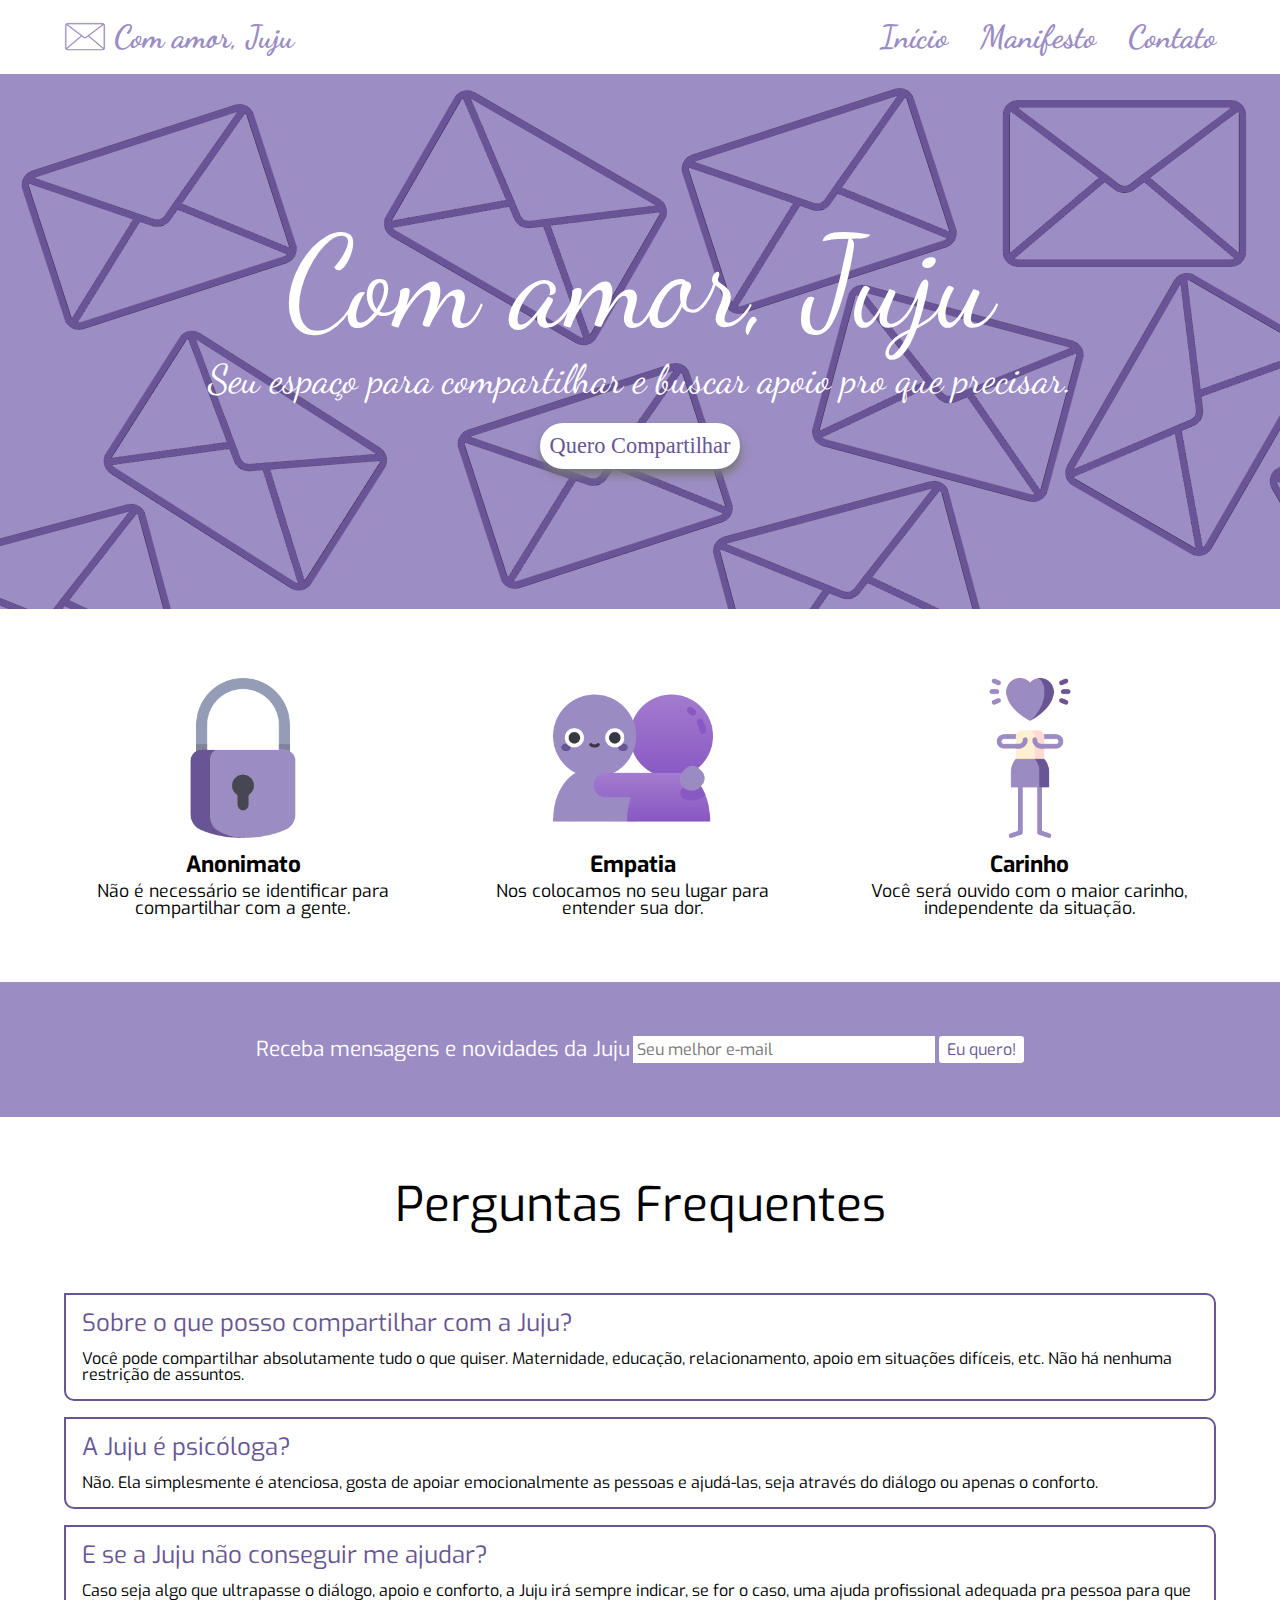
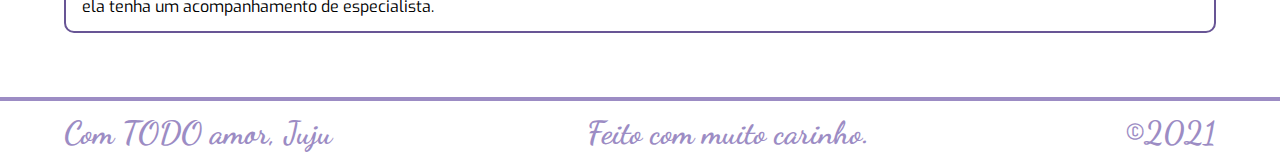
<file: index.html>
<!DOCTYPE html>
<html lang="pt-br">
<head>
    <meta charset="UTF-8">
    <meta http-equiv="X-UA-Compatible" content="IE=edge">
    <meta name="viewport" content="width=device-width, initial-scale=1.0">
    <!-- Fontes -->
    <link rel="preconnect" href="https://fonts.googleapis.com">
    <link rel="preconnect" href="https://fonts.gstatic.com" crossorigin>
    <link href="https://fonts.googleapis.com/css2?family=Dancing+Script:wght@400;700&display=swap" rel="stylesheet">

    <link rel="preconnect" href="https://fonts.googleapis.com">
    <link rel="preconnect" href="https://fonts.gstatic.com" crossorigin>
    <link href="https://fonts.googleapis.com/css2?family=Exo:wght@400;700&display=swap" rel="stylesheet">
    <!-- Style -->
    <link rel="stylesheet" href="styles/global.css">
    <link rel="stylesheet" href="styles/home.css">

    <title> Início | Com amor, Juju</title>
</head>
<body>
    <header>
        <div class="header-container">
            <div class="header-title">
                <img src="img/lilac_letter.png">
                <h1><a href="/index.html">Com amor, Juju</a></h1>
            </div>
            <ul>
                <li><a href="/index.html">Início</a></li>
                <li><a href="/manifesto.html">Manifesto</a></li>
                <li><a href="/contato.html">Contato</a></li>
            </ul>
        </div>
    </header>

    <main>
        <section>
            <div class="main-container">
                <div class="main-banner">
                    <h1>Com amor, Juju</h1>
                    <h2>Seu espaço para compartilhar e buscar apoio pro que precisar.</h2>
                    <button>Quero Compartilhar</button>
                </div>
            </div>
        </section>
        <section>
            <div class="main-data">
                <div class="data">
                    <img src="/img/lock.png" alt="Privacidade">
                    <h2>Anonimato</h2>
                    <p>Não é necessário se identificar para compartilhar com a gente.</p>
                </div>
                <div class="data">
                    <img src="/img/huge (1).png" alt="Empatia">
                    <h2>Empatia</h2>
                    <p>Nos colocamos no seu lugar para entender sua dor.</p>
                </div>
                <div class="data">
                    <img src="/img/self-love (1).png" alt="Carinho">
                    <h2>Carinho</h2>
                    <p>Você será ouvido com o maior carinho, independente da situação.</p>
                </div>
            </div>
        </section>
        <section>
            <div class="newsletter-container">
                <h2>Receba mensagens e novidades da Juju</h2>
                <div class="newsletter-submit">
                    <input type="email" placeholder="Seu melhor e-mail">
                    <button type="submit">Eu quero!</button>
                </div>
            </div>
        </section>
        <section>
            <div class="faq-container">
                <h2>Perguntas Frequentes</h2>
                <div class="faq-article">
                    <h3>Sobre o que posso compartilhar com a Juju?</h3>
                    <p>Você pode compartilhar absolutamente tudo o que quiser. Maternidade, educação, relacionamento, apoio em situações difíceis, etc. Não há nenhuma restrição de assuntos.</p>
                </div>
                <div class="faq-article">
                    <h3>A Juju é psicóloga?</h3>
                    <p>Não. Ela simplesmente é atenciosa, gosta de apoiar emocionalmente as pessoas e ajudá-las, seja através do diálogo ou apenas o conforto.</p>
                </div>
                <div class="faq-article">
                    <h3>E se a Juju não conseguir me ajudar?</h3>
                    <p>Caso seja algo que ultrapasse o diálogo, apoio e conforto, a Juju irá sempre indicar, se for o caso, uma ajuda profissional adequada pra pessoa para que ela tenha um acompanhamento de especialista.</p>
                </div>
            </div>
        </section>
        <footer>
            <div class="footer-container">
                <p>Com TODO amor, Juju</p>
                <p>Feito com muito carinho.</p>
                <p>&copy;2021</p>
            </div>
        </footer>
    </main>

    
    
</body>
</html>
</file>
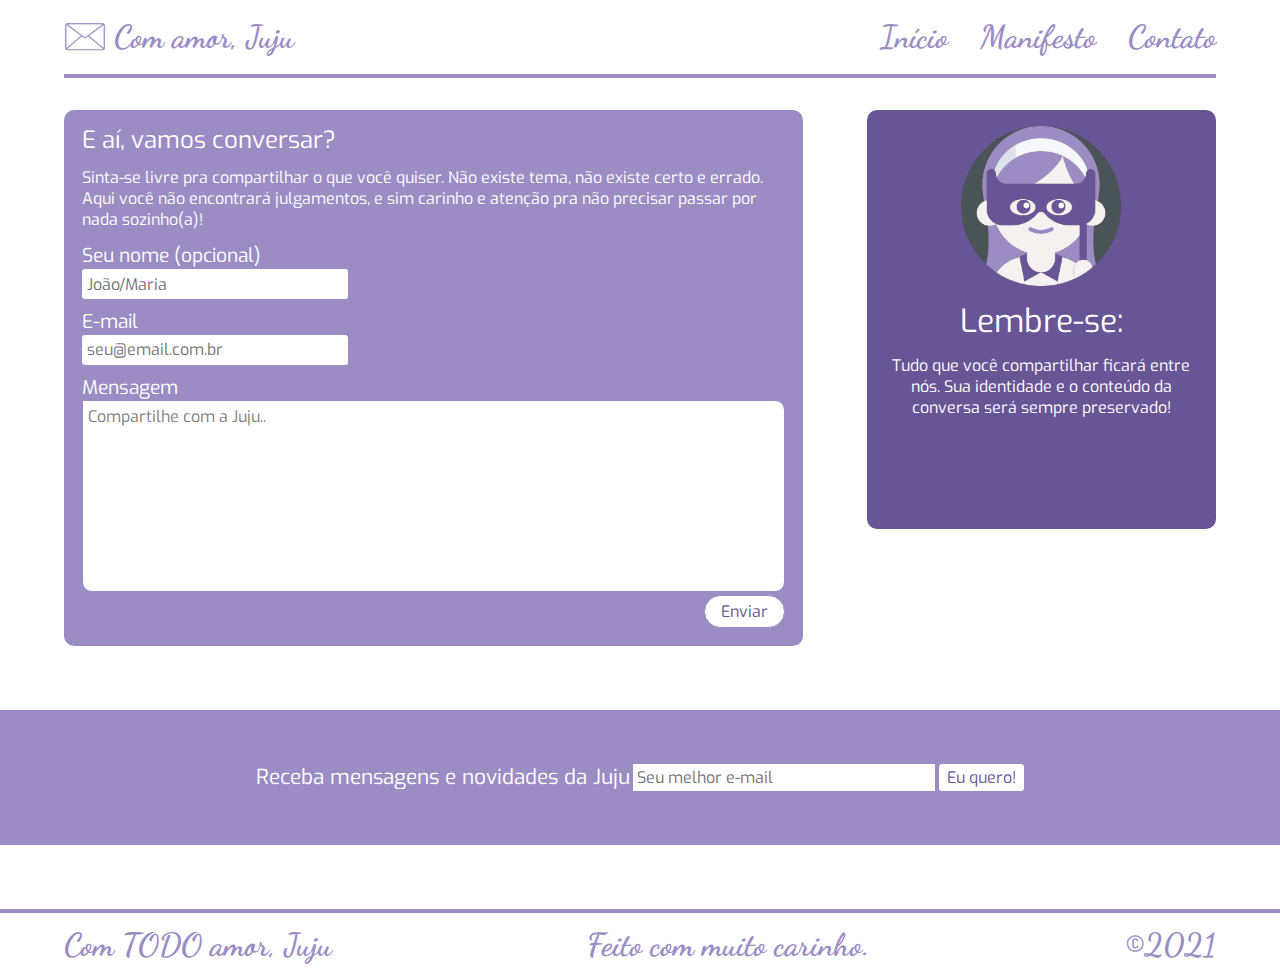
<file: contato.html>
<!DOCTYPE html>
<html lang="pt-br">
<head>
    <meta charset="UTF-8">
    <meta http-equiv="X-UA-Compatible" content="IE=edge">
    <meta name="viewport" content="width=device-width, initial-scale=1.0">
    <!-- Fontes -->
    <link rel="preconnect" href="https://fonts.googleapis.com">
    <link rel="preconnect" href="https://fonts.gstatic.com" crossorigin>
    <link href="https://fonts.googleapis.com/css2?family=Dancing+Script:wght@400;700&display=swap" rel="stylesheet">

    <link rel="preconnect" href="https://fonts.googleapis.com">
    <link rel="preconnect" href="https://fonts.gstatic.com" crossorigin>
    <link href="https://fonts.googleapis.com/css2?family=Exo:wght@400;700&display=swap" rel="stylesheet">
    <!-- Style -->
    <link rel="stylesheet" href="styles/global.css">
    <link rel="stylesheet" href="styles/home.css">

    <title> Contato | Com amor, Juju</title>
</head>
<body>
    <header>
        <div class="header-container">
            <div class="header-title">
                <img src="img/lilac_letter.png">
                <h1><a href="/index.html">Com amor, Juju</a></h1>
            </div>
            <ul>
                <li><a href="/index.html">Início</a></li>
                <li><a href="/manifesto.html">Manifesto</a></li>
                <li><a href="/contato.html">Contato</a></li>
            </ul>
        </div>
    </header>
    <main>
        <div class="contato-container">
            <div class="contato">
                <h1>E aí, vamos conversar?</h1>
                <p>Sinta-se livre pra compartilhar o que você quiser. Não existe tema, não existe certo e errado. Aqui você não encontrará julgamentos, e sim carinho e atenção pra não precisar passar por nada sozinho(a)!</p>
                <form action="contato">
                    <h2>Seu nome (opcional)</h2>
                    <input type="text" name="nome" placeholder="João/Maria">
                    <h2>E-mail</h2>
                    <input type="email" name="email" placeholder="seu@email.com.br">
                    <h2>Mensagem</h2>
                    <textarea name="mensagem" id="">Compartilhe com a Juju..</textarea>
                    <button id="form-submit-btn" name="contato" type="submit">Enviar</button>
                </form>
            </div>
            <div class="anonimato-container">
                <div class="anonimato">
                    <img src="/img/anon-rx (1).png" alt="">
                    <h2>Lembre-se:</h2>
                    <p>Tudo que você compartilhar ficará entre nós. Sua identidade e o conteúdo da conversa será sempre preservado!</p>
                </div>
            </div>
        </div>
        <section>
            <div class="newsletter-container">
                <h2>Receba mensagens e novidades da Juju</h2>
                <div class="newsletter-submit">
                    <input type="email" placeholder="Seu melhor e-mail">
                    <button type="submit">Eu quero!</button>
                </div>
            </div>
        </section>
    </main>
    <footer>
        <div class="footer-container">
            <p>Com TODO amor, Juju</p>
            <p>Feito com muito carinho.</p>
            <p>&copy;2021</p>
        </div>
    </footer>
</body>
</html>
</file>
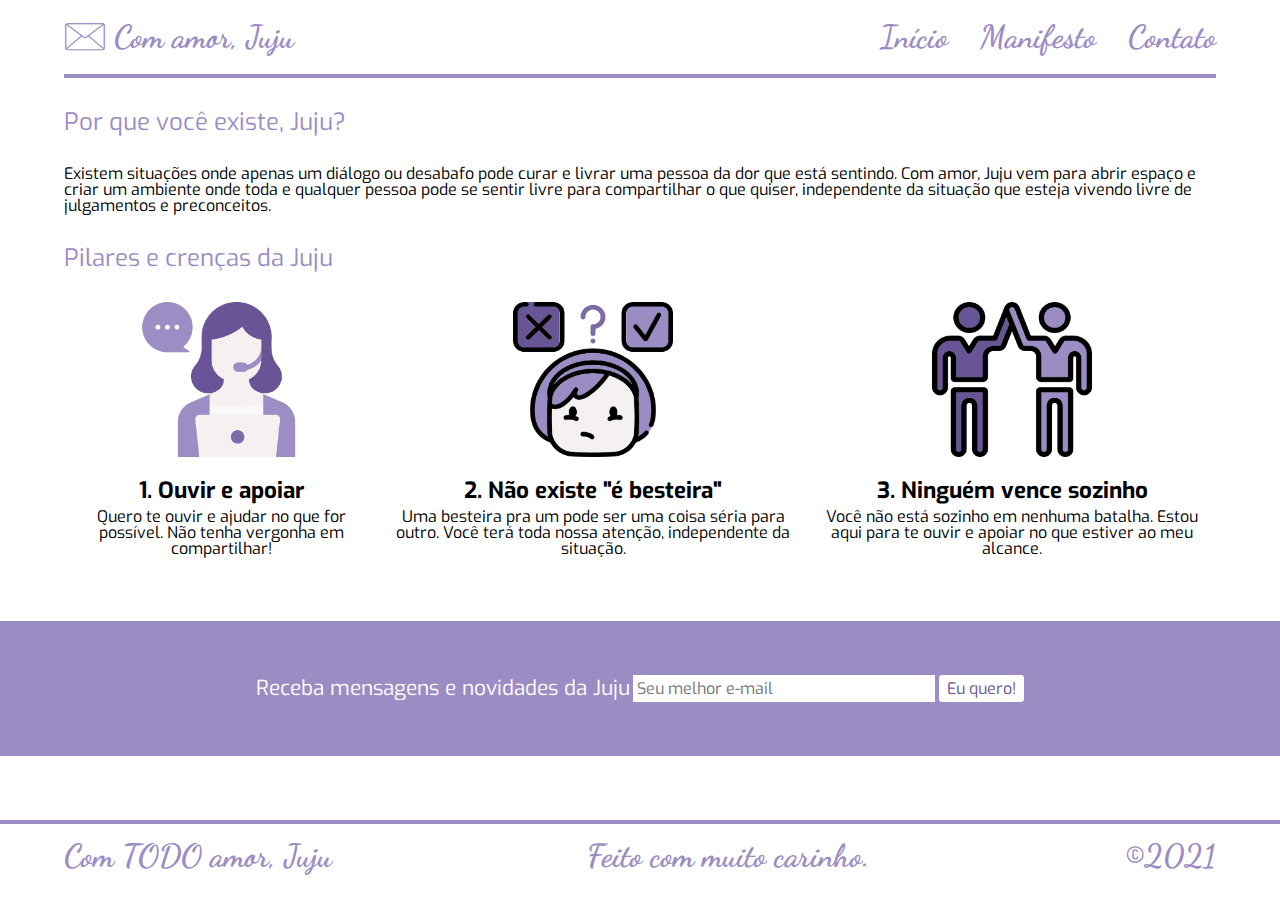
<file: manifesto.html>
<!DOCTYPE html>
<html lang="pt-br">
<head>
    <meta charset="UTF-8">
    <meta http-equiv="X-UA-Compatible" content="IE=edge">
    <meta name="viewport" content="width=device-width, initial-scale=1.0">
    <!-- Fontes -->
    <link rel="preconnect" href="https://fonts.googleapis.com">
    <link rel="preconnect" href="https://fonts.gstatic.com" crossorigin>
    <link href="https://fonts.googleapis.com/css2?family=Dancing+Script:wght@400;700&display=swap" rel="stylesheet">

    <link rel="preconnect" href="https://fonts.googleapis.com">
    <link rel="preconnect" href="https://fonts.gstatic.com" crossorigin>
    <link href="https://fonts.googleapis.com/css2?family=Exo:wght@400;700&display=swap" rel="stylesheet">
    <!-- Style -->
    <link rel="stylesheet" href="styles/global.css">
    <link rel="stylesheet" href="styles/home.css">

    <title> Manifesto | Com amor, Juju</title>
</head>
<body>
    <header>
        <div class="header-container">
            <div class="header-title">
                <img src="img/lilac_letter.png">
                <h1><a href="/index.html">Com amor, Juju</a></h1>
            </div>
            <ul>
                <li><a href="/index.html">Início</a></li>
                <li><a href="/manifesto.html">Manifesto</a></li>
                <li><a href="/contato.html">Contato</a></li>
            </ul>
        </div>
    </header>

    <main>
        <div class="manifesto-container">
            <div class="manifesto">
                <h2>Por que você existe, Juju?</h2>
                <p>Existem situações onde apenas um diálogo ou desabafo pode curar e livrar uma pessoa da dor que está sentindo. Com amor, Juju vem para abrir espaço e criar um ambiente onde toda e qualquer pessoa pode se sentir livre para compartilhar o que quiser, independente da situação que esteja vivendo livre de julgamentos e preconceitos.</p>
                <h2>Pilares e crenças da Juju</h2>
                <div class="pilares-container">
                    <div class="pilares">
                        <img src="/img/ouvir_rx (1).png" alt="">
                        <h3>1. Ouvir e apoiar</h3>
                        <p>Quero te ouvir e ajudar no que for possível. Não tenha vergonha em compartilhar!</p>
                    </div>
                    <div class="pilares">
                        <img src="/img/silly-rx.png" alt="">
                        <h3>2. Não existe "é besteira"</h3>
                        <p>Uma besteira pra um pode ser uma coisa séria para outro. Você terá toda nossa atenção, independente da situação.</p>
                    </div>
                    <div class="pilares">
                        <img src="/img/high-five-rx.png" alt="">
                        <h3>3. Ninguém vence sozinho</h3>
                        <p>Você não está sozinho em nenhuma batalha. Estou aqui para te ouvir e apoiar no que estiver ao meu alcance.</p>
                    </div>
                </div>
            </div>
        </div>
        <section>
            <div class="newsletter-container">
                <h2>Receba mensagens e novidades da Juju</h2>
                <div class="newsletter-submit">
                    <input type="email" placeholder="Seu melhor e-mail">
                    <button type="submit">Eu quero!</button>
                </div>
            </div>
        </section>
    </main>
    <footer>
        <div class="footer-container">
            <p>Com TODO amor, Juju</p>
            <p>Feito com muito carinho.</p>
            <p>&copy;2021</p>
        </div>
    </footer>
</body>
</html>
</file>
<file: styles/home.css>
/********* INÍCIO *********/

/* Header */
.header-container {
    margin: 1rem 5%;
    display: flex;
    align-items: center;
    justify-content: space-between;
}

ul {
    display: flex;
}

li {
    margin-left: 2rem;
    font-size: 2rem;
    font-family: 'Dancing Script', cursive;
    color: #9C8CC4;
    font-weight: 700;
}

li a {
    text-decoration: none;
}

li a:visited {
    color: #9C8CC4;
}

li a:link {
    color: #9C8CC4;
}

.header-container h1 {
    font-family: 'Dancing Script', cursive;
    font-size: 2rem;
    color: #9C8CC4;
    font-weight: 700;
}


.header-container img {
    width: 6%;
    margin-right: 0.5rem;
}

main {
    cursor: default;
}

.header-title {
    display: flex;
    align-items: center;
}

.header-title a {
    text-decoration: none;
}

.header-title a:visited {
    color: #9C8CC4;
}

.header-title a:link {
    color: #9C8CC4;
}
/* Capa Home */
.main-banner {
    background: url(/img/Group\ 8\ \(1\).png) no-repeat;
    height: 60vh;
    display: flex;
    flex-direction: column;
    align-items: center;
    justify-content: center;
    cursor: default;
}

.main-banner h1 {
    font-size: 8rem;
    color: white;
    font-family: 'Dancing Script', cursive;
}

.main-banner h2 {
    font-size: 2.5rem;
    color: white;
    font-family: 'Dancing Script', cursive;
    line-height: 4rem;
}

.main-banner button {
    font-size: 1.4rem;
    background: white;
    border: 2px solid white;
    color: #685595;
    border-radius: 3rem;
    font-family: 'Source Serif Pro', serif;
    margin-top: 0.8rem;
    padding: 0.5rem;

    transition: 0.1s;
    box-shadow: 1px 6px 10px rgb(119, 119, 119);
}

.main-banner button:hover {
    color: white;
    background: #c3b0ec;
    transform: scale(1.03);
    box-shadow: 1px 1px 10px white;
}

/* Datas */
.main-data {
    margin: 4rem 5%;
    display: flex;
    align-items: center;
    justify-content: space-around;
    gap: 4rem;
}

.main-data .data {
    display: flex;
    flex-direction: column;
    align-items: center;
    justify-content: center;
    font-family: 'Source Serif Pro', serif;
}

.main-data .data:hover {
    cursor: default;
}

.main-data .data h2 {
    font-family: 'Exo', sans-serif;
    font-size: 1.4rem;
    font-weight: 700;
    margin-bottom: 0.4rem;
}

.main-data .data p {
    font-family: 'Exo', sans-serif;
    font-size: 1.1rem;
    text-align: center;
}

.main-data .data img {
    width: 10rem;
    margin-bottom: 1rem;
}

/* Newsletter */
.newsletter-container {
    margin: 4rem 0;
    height: 15vh;
    padding: 0 20%;
    display: flex;
    align-items: center;
    justify-content: space-between;
    background: #9C8CC4;
}

.newsletter-container h2 {
    font-size: 1.3rem;
    color: white;
    font-family: 'Exo', sans-serif;
}

.newsletter-submit input {
    font-size: 1rem;
    font-family: 'Exo', sans-serif;
    width: 23vw;
    border: 2px solid white;
}

.newsletter-submit button {
    font-size: 1rem;
    font-family: 'Exo', sans-serif;
    background: white;
    border: 2px solid white;
    color: #685595;
    border-radius: 0.2rem;
}

/* FAQ */
.faq-container {
    margin: 1rem 5%;
}

.faq-container h2 {
    text-align: center;
    font-size: 3rem;
    font-family: 'Exo', sans-serif;
    margin-bottom: 4rem;
}

.faq-article {
    border: 2px solid #685595;
    border-radius: 0 10px 10px 10px;
    padding: 1rem;
    margin-bottom: 1rem;    
}

.faq-article h3 {
    font-size: 1.5rem;
    font-family: 'Exo', sans-serif;
    margin-bottom: 1rem;
    color: #685595;
}

.faq-article p {
    font-size: 1rem;
    font-family: 'Exo', sans-serif;
}

/* Footer */
.footer-container {
    margin-top: 4rem;
    display: flex;
    align-items: center;
    justify-content: space-between;
    border-top: 4px solid #9C8CC4;
}

.footer-container p {
    color: #9C8CC4;
    font-size: 2rem;
    font-family: 'Dancing Script', cursive;
    font-weight: bold;
    padding: 1rem 5%;
}

/********* MANIFESTO *********/

.manifesto-container {
    margin: 1rem 5%;
    border-top: 4px solid #9C8CC4;
    
}

.manifesto h2{
font-family: 'Exo', sans-serif;
font-size: 1.5rem;
margin: 2rem 0;
color: #9C8CC4;
}

.manifesto h3 {
    font-family: 'Exo', sans-serif;
    font-size: 1.4rem;
    font-weight: 700;
    margin: 0.4rem 0;
    text-align: center;
}

.manifesto p {
    font-family: 'Exo', sans-serif;
    font-size: 1rem;
}

.pilares-container {
    display: flex;
}

.pilares {
    display: flex;
    flex-direction: column;
    justify-content: space-evenly;
    padding: 0 1rem;
    text-align: center;
}
.pilares img {
    width: 10rem;
    align-self: center;
    margin-bottom: 1rem;
}

/********* CONTATO *********/
.contato-container {
    margin: 1rem 5%;
    display: flex;
    gap: 4rem;
    border-top: 4px solid #9C8CC4;
    padding-top: 2rem;
}

.contato {
    background: #9C8CC4;
    flex: 2;
    border: 2px solid #9C8CC4;
    border-radius: 10px;
    padding: 1rem;
}

.contato h1 {
    color: white;
    font-size: 1.5rem;
    font-family: 'Exo', sans-serif;
    margin-bottom: 1rem;
}

.contato p {
    color: white;
    font-size: 1rem;
    font-family: 'Exo', sans-serif;
    line-height: 1.3rem;
    margin-bottom: 1rem;
}

.contato h2 {
    color: white;
    font-size: 1.2rem;
    font-family: 'Exo', sans-serif;
    margin-bottom: 0.2rem;
}

.contato input {
    margin-bottom: 0.8rem;
    font-family: 'Exo', sans-serif;
    font-size: 1rem;
    border-radius: 3px;
    border: none;
    width: 20vw;
    padding: 0.3rem;
}

.contato textarea {
    width: 54vw;
    height: 20vh;
    font-family: 'Exo', sans-serif;
    font-size: 1rem;
    padding: 0.3rem;
    color: grey;
    resize: none;
    border-radius: 0 10px 10px 10px;
    border: 1px solid #9C8CC4;
}

.contato button {
    float: right;
}

#form-submit-btn {
    font-family: 'Exo', sans-serif;
    font-size: 1rem;
    background-color: white;
    border: 1px solid #9C8CC4;
    border-radius: 3rem;
    padding: 0.3rem 1rem;
    color: #685595;
}

/* ANONIMATO */
.anonimato-container {
    background: #685595;
    flex: 1;
    height: 43vh;
    padding: 1rem;
    border-radius: 10px;
}

.anonimato-container h2 {
    color: white;
    font-size: 2rem;
    font-family: 'Exo', sans-serif;
    margin-bottom: 0.2rem;
    text-align: center;
    margin: 1.2rem 0;
}

.anonimato-container p {
    color: white;
    font-size: 1rem;
    font-family: 'Exo', sans-serif;
    line-height: 1.3rem;
    text-align: center;
}

.anonimato {
    display: flex;
    flex-direction: column;
    align-items: center;
}

.anonimato img {
    width: 10rem;
}
</file>
<file: styles/global.css>
/* RESET CSS */
html, body, div, span, applet, object, iframe,
h1, h2, h3, h4, h5, h6, p, blockquote, pre,
a, abbr, acronym, address, big, cite, code,
del, dfn, em, img, ins, kbd, q, s, samp,
small, strike, strong, sub, sup, tt, var,
b, u, i, center,
dl, dt, dd, ol, ul, li,
fieldset, form, label, legend,
table, caption, tbody, tfoot, thead, tr, th, td,
article, aside, canvas, details, embed, 
figure, figcaption, footer, header, hgroup, 
menu, nav, output, ruby, section, summary,
time, mark, audio, video {
	margin: 0;
	padding: 0;
	border: 0;
	font-size: 100%;
	font: inherit;
	vertical-align: baseline;
}
/* HTML5 display-role reset for older browsers */
article, aside, details, figcaption, figure, 
footer, header, hgroup, menu, nav, section {
	display: block;
}
body {
	line-height: 1;
}
ol, ul {
	list-style: none;
}
blockquote, q {
	quotes: none;
}
blockquote:before, blockquote:after,
q:before, q:after {
	content: '';
	content: none;
}
table {
	border-collapse: collapse;
	border-spacing: 0;
}
</file>
